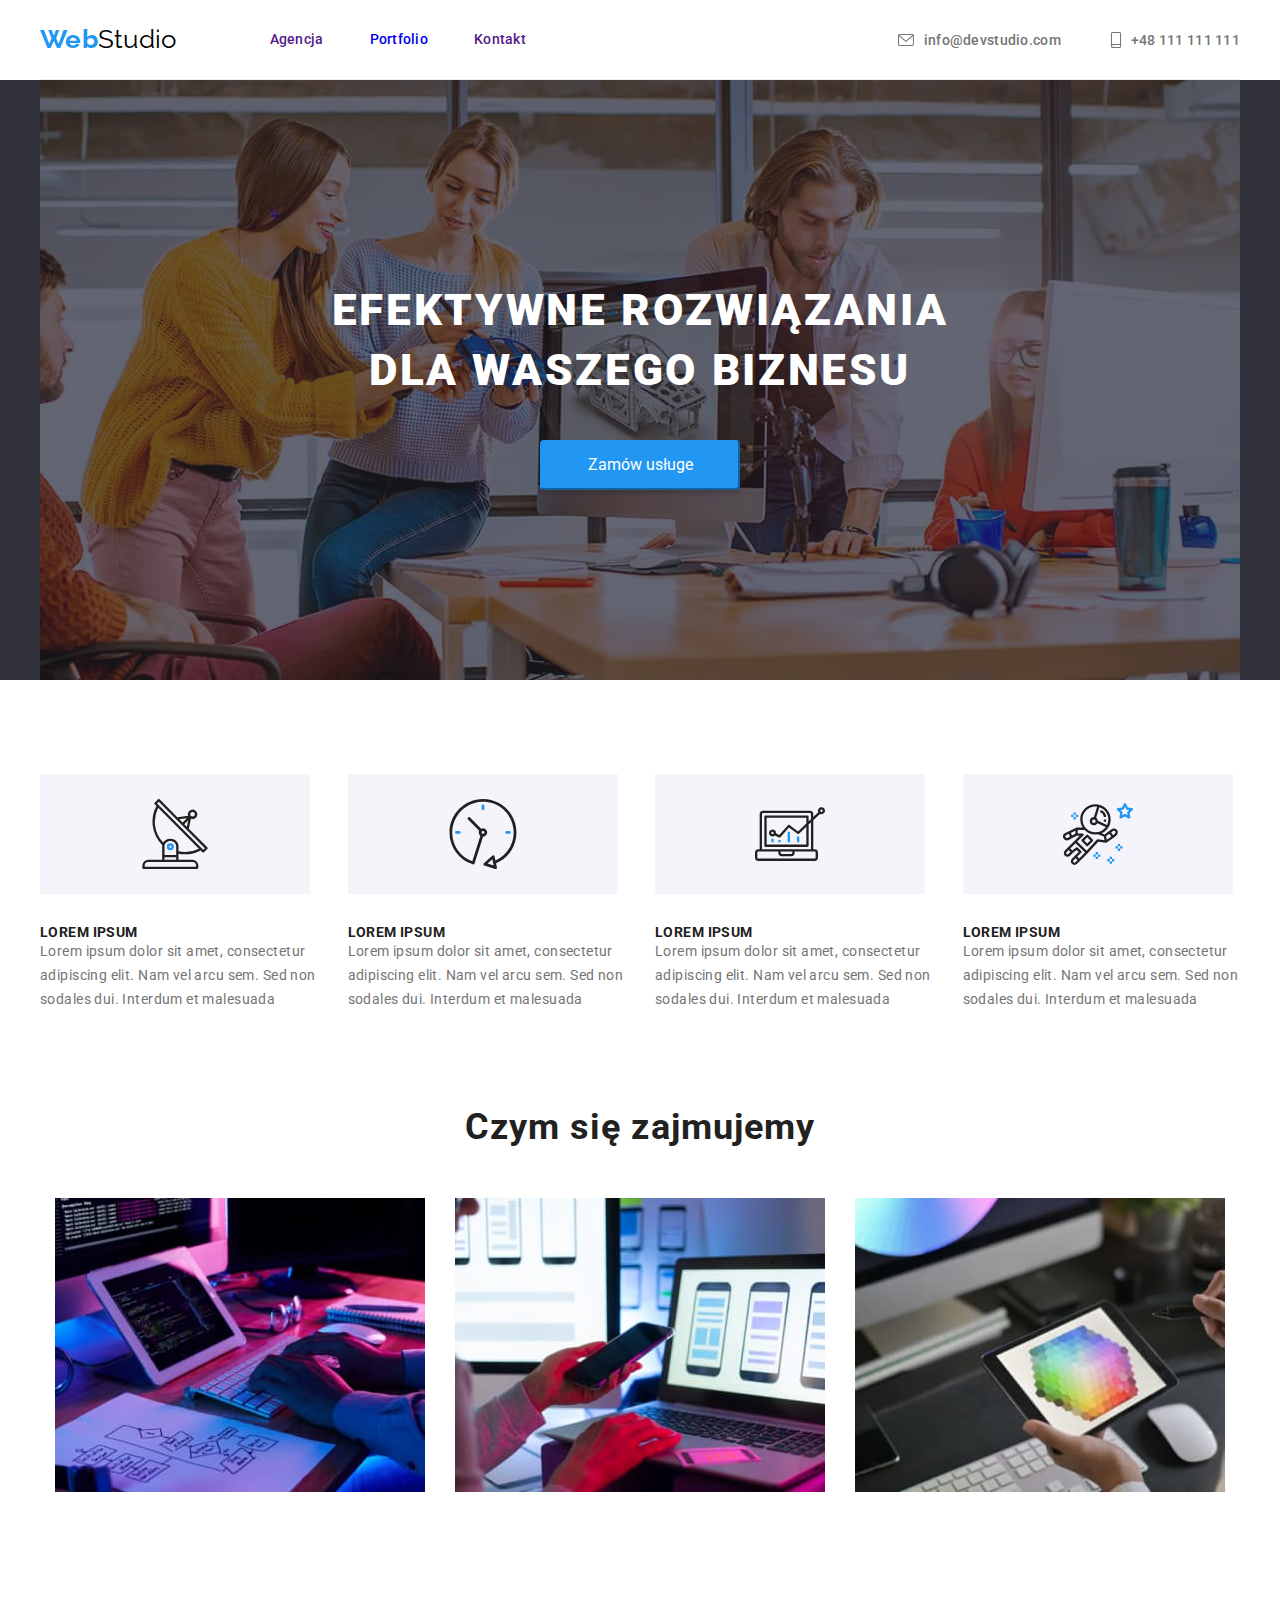
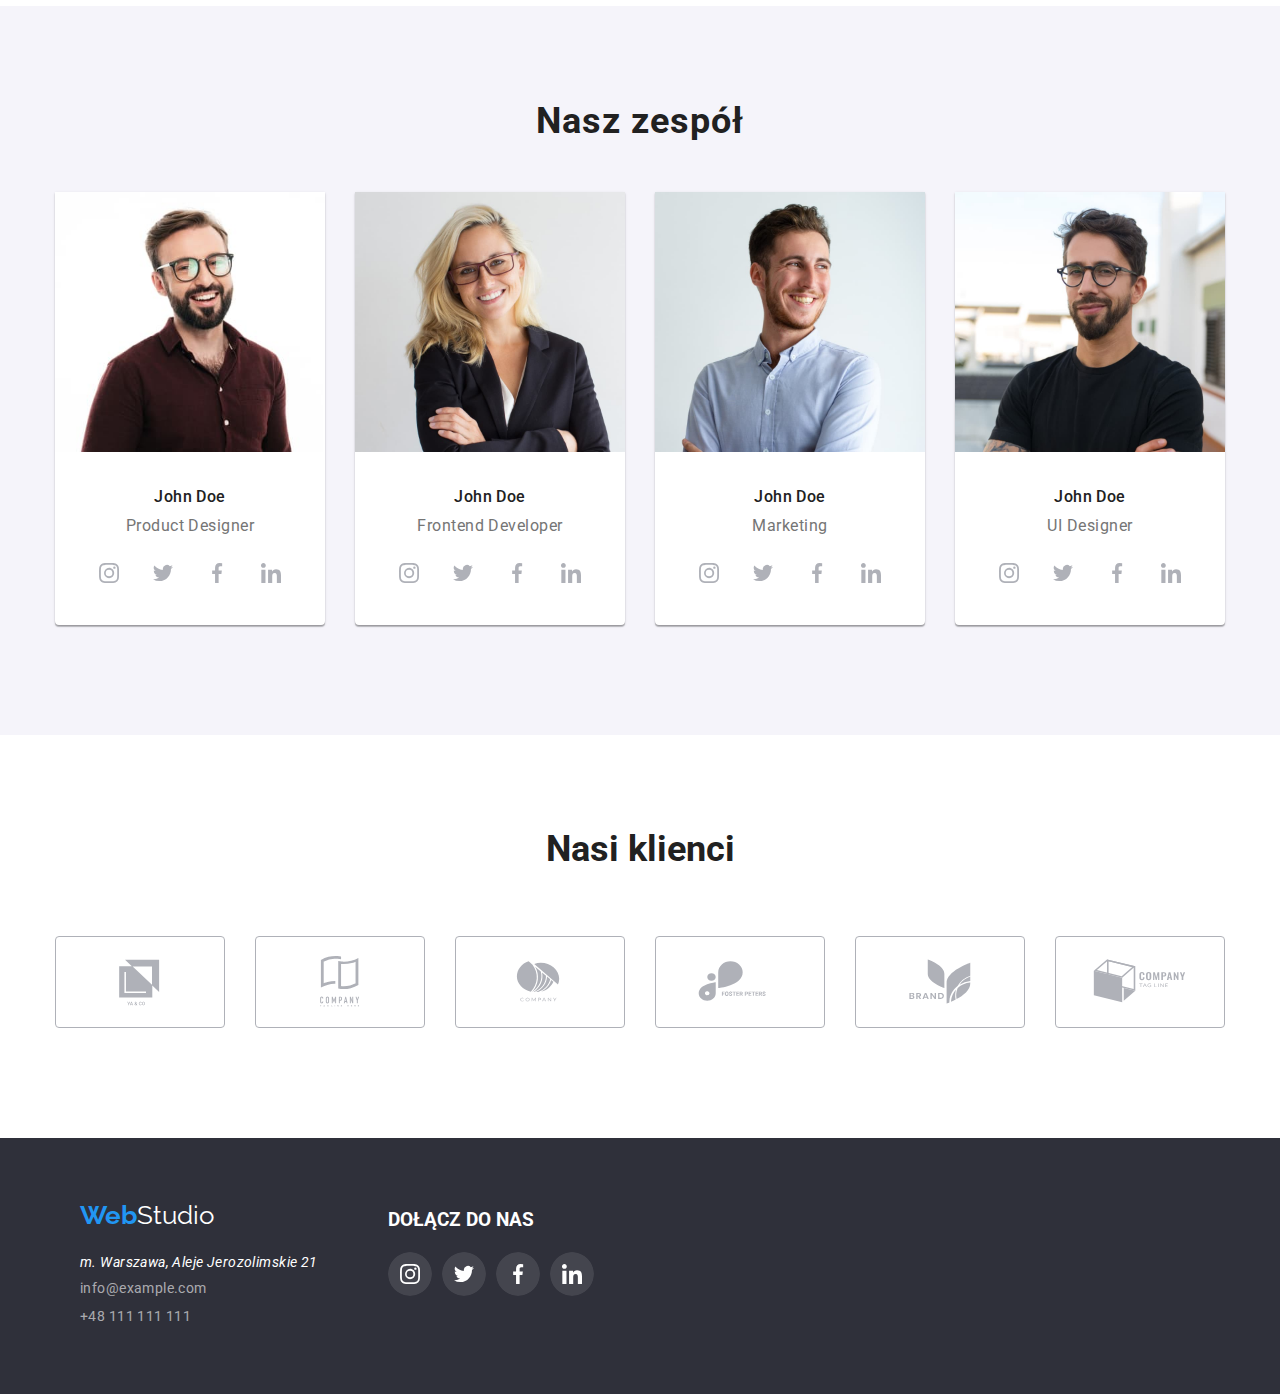
<file: index.html>
<!DOCTYPE html>
<html lang="pl">
    <head>
        <link rel="preconnect" href="https://fonts.googleapis.com">
        <link rel="preconnect" href="https://fonts.gstatic.com" crossorigin>
        <link
            href="https://fonts.googleapis.com/css2?family=Oleo+Script&family=Raleway:wght@700&family=Roboto:wght@400;500;700;900&display=swap"
            rel="stylesheet">
        <title>goit-markup-hw-04</title>    
        <meta charset="utf-8"/>
        <link rel="stylesheet" href="./css/modern-normalize.min.css" />
        <link rel="stylesheet" href="./css/styles.css" />
    </head>
    <body>
        <div class="header-box">
            <header class="header-main container">
                <nav>
                    <ul class="title-header">
                        <li class="header-link-name"><a class="title-name-header" href="./index.html"><span class="title-side-left">Web</span><span class="title-side-right">Studio</span></a></li>
                        <li class="header-link"><a class="link-active-color" href="">Agencja</a></li>
                        <li class="header-link"><a class="link-active-color" href="./portfolio.html">Portfolio</a></li>
                        <li class="header-link"><a class="link-active-color" href="">Kontakt</a></li>
                    </ul>
                </nav>
                <div>
                    
                    <ul class="header-contacts">
                        <li class="header-link-contact">
                            <svg class="icons-svg-header-mail">
                                <use href="./images/icons.svg#icon-envelope"></use>
                            </svg>
                            <a class="mail-header link-active-color" href="mailto:info@devstudio.com">info@devstudio.com</a></li>
                        <li class="header-link-contact">
                            <svg class="icons-svg-header-phone">
                                <use href="./images/icons.svg#icon-smartphone"></use>
                            </svg>
                            <a class="tel-header link-active-color" href="tel:+48111111111">+48 111 111 111</a></li>
                    </ul>
                </div>
            </header>
        </div>
        <main class="">
            <div class="main-top-box">
                <section class="main-top-background main-top-background-opacity container">
                    
                    <div class="text-mainpage-box">
                        <h1 class="text-mainpage">EFEKTYWNE ROZWIĄZANIA DLA WASZEGO BIZNESU </h1>
                    </div>
                    <div class="button-mainpage-box">
                        <button class="button-mainpage" type="button">Zamów usługe</button>
                    </div>
                </section>
            </div>
            <div class="section article-mainpage-container container">
                <article  class="article-mainpage">
                    <ul class="article-mainpage-box">
                        <li class="article-mainpage-list">
                            <div class="article-mainpage-list-box">
                                <svg class="article-mainpage-list-box-images">
                                    <use href="./images/icons.svg#icon-antenna-1"></use>
                                </svg>
                            </div>
                            <h3>LOREM IPSUM</h3>
                            <p>Lorem ipsum dolor sit amet, consectetur adipiscing elit. Nam vel arcu sem. Sed non sodales dui. Interdum et malesuada</p>
                        </li>
                        <li class="article-mainpage-list">
                            <div class="article-mainpage-list-box">
                                <svg class="article-mainpage-list-box-images">
                                    <use href="./images/icons.svg#icon-clock-1"></use>
                                </svg>
                            </div>
                            <h3>LOREM IPSUM</h3>
                            <p>Lorem ipsum dolor sit amet, consectetur adipiscing elit. Nam vel arcu sem. Sed non sodales dui. Interdum et malesuada</p>
                        </li>
                        <li class="article-mainpage-list">
                            <div class="article-mainpage-list-box">
                                <svg class="article-mainpage-list-box-images">
                                    <use href="./images/icons.svg#icon-diagram-1"></use>
                                </svg>
                            </div>
                            <h3>LOREM IPSUM</h3>
                            <p>Lorem ipsum dolor sit amet, consectetur adipiscing elit. Nam vel arcu sem. Sed non sodales dui. Interdum et malesuada</p>
                        </li>
                        <li class="article-mainpage-list">
                            <div class="article-mainpage-list-box">
                                <svg class="article-mainpage-list-box-images">
                                    <use href="./images/icons.svg#icon-astronaut-1"></use>
                                </svg>
                            </div>
                            <h3>LOREM IPSUM</h3>
                            <p>Lorem ipsum dolor sit amet, consectetur adipiscing elit. Nam vel arcu sem. Sed non sodales dui. Interdum et malesuada</p>
                        </li>
                    </ul>
                </article>
                <section class="main-central container">
                    <h2>Czym się zajmujemy</h2>
                    <ul class="main-central-img-box">
                        <li class="main-central-img-list"><img 
                            class="main-central-img-1"
                            src="images/article-coding.jpg"
                            alt="Pisanie kodu oprogramowania na tablecie za pomocą klawiatury"
                            width="370"
                            height="294"
                            />
                        </li>
                        <li class="main-central-img-list"><img 
                            class="main-central-img-2"
                            src="images/article-configuring.jpg"
                            alt="Konfiguracja telefonu za pomocą laptopa"
                            width="370"
                            height="294"
                            />
                        </li>
                        <li class="main-central-img-list"><img 
                            class="main-central-img-3"
                            src="images/article-colorpalette.jpg"
                            alt="Paleta kolorów wyświetlana na tablecie"
                            width="370"
                            height="294"
                            />
                        </li>
                    </ul>
                </section>
            </div>
            <div class="main-bottom-container section">
                <section class="main-bottom container">
                    <h2>Nasz zespół</h2>
                    <ul class="main-bottom-box">
                        <li class="main-bottom-list">
                            <Figure class="main-bottom-figure">
                                <img                                
                                src="images/johndoe-productdesigner.jpg"
                                alt="Pracownik w brazowej koszuli"
                                width="270"
                                height="260"
                                />
                                <figcaption class="main-bottom-list-figcaption">
                                    <h3>John Doe</h3>
                                    <p>Product Designer</p>
                                </figcaption>
                            </Figure>  
                            <ul class="main-bottom-list-container">
                                <li class="main-bottom-list-container-list">
                                    <svg class="main-bottom-list-container-icon">
                                        <use href="./images/icons.svg#icon-instagram"></use>
                                    </svg>
                                    <a class="" href=""></a>
                                </li>
                                <li class="main-bottom-list-container-list">
                                    <svg class="main-bottom-list-container-icon">
                                        <use href="./images/icons.svg#icon-twitter"></use>
                                    </svg>
                                    <a class="" href=""></a>
                                </li>
                                <li class="main-bottom-list-container-list">
                                    <svg class="main-bottom-list-container-icon">
                                        <use href="./images/icons.svg#icon-facebook"></use>
                                    </svg>
                                    <a class="" href=""></a>
                                </li>
                                <li class="main-bottom-list-container-list">
                                    <svg class="main-bottom-list-container-icon">
                                        <use href="./images/icons.svg#icon-linkedin"></use>
                                    </svg>
                                    <a class="" href=""></a>
                                </li>
                            </ul>
                        </li>
                        <li class="main-bottom-list">
                            <Figure class="main-bottom-figure">
                                <img
                                src="images/johndoe-frontenddeveloper.jpg"
                                alt="Zdrowa koza"
                                width="270"
                                height="260"
                                />
                                <figcaption class="main-bottom-list-figcaption">
                                    <h3>John Doe</h3>
                                    <p>Frontend Developer</p>
                                </figcaption>
                            </Figure>
                            <ul class="main-bottom-list-container">
                                <li class="main-bottom-list-container-list">
                                    <svg class="main-bottom-list-container-icon">
                                        <use href="./images/icons.svg#icon-instagram"></use>
                                    </svg>
                                    <a class="" href=""></a>
                                </li>
                                <li class="main-bottom-list-container-list">
                                    <svg class="main-bottom-list-container-icon">
                                        <use href="./images/icons.svg#icon-twitter"></use>
                                    </svg>
                                    <a class="" href=""></a>
                                </li>
                                <li class="main-bottom-list-container-list">
                                    <svg class="main-bottom-list-container-icon">
                                        <use href="./images/icons.svg#icon-facebook"></use>
                                    </svg>
                                    <a class="" href=""></a>
                                </li>
                                <li class="main-bottom-list-container-list">
                                    <svg class="main-bottom-list-container-icon">
                                        <use href="./images/icons.svg#icon-linkedin"></use>
                                    </svg>
                                    <a class="" href=""></a>
                                </li>
                            </ul>
                        </li>
                        <li class="main-bottom-list">
                            <Figure class="main-bottom-figure">
                                <img
                                src="images/johndoe-marketing.jpg"
                                alt="Pracownik w białej koszuli"
                                width="270"
                                height="260"
                                />
                                <figcaption class="main-bottom-list-figcaption">
                                    <h3>John Doe</h3>
                                    <p>Marketing</p>
                                </figcaption>
                            </Figure>
                            <ul class="main-bottom-list-container">
                                <li class="main-bottom-list-container-list">
                                    <svg class="main-bottom-list-container-icon">
                                        <use href="./images/icons.svg#icon-instagram"></use>
                                    </svg>
                                    <a class="" href=""></a>
                                </li>
                                <li class="main-bottom-list-container-list">
                                    <svg class="main-bottom-list-container-icon">
                                        <use href="./images/icons.svg#icon-twitter"></use>
                                    </svg>
                                    <a class="" href=""></a>
                                </li>
                                <li class="main-bottom-list-container-list">
                                    <svg class="main-bottom-list-container-icon">
                                        <use href="./images/icons.svg#icon-facebook"></use>
                                    </svg>
                                    <a class="" href=""></a>
                                </li>
                                <li class="main-bottom-list-container-list">
                                    <svg class="main-bottom-list-container-icon">
                                        <use href="./images/icons.svg#icon-linkedin"></use>
                                    </svg>
                                    <a class="" href=""></a>
                                </li>
                            </ul>
                        </li>
                        <li class="main-bottom-list">
                            <Figure class="main-bottom-figure">
                                <img
                                src="images/johndoe-uidesigner.jpg"
                                alt="Pracownik w czarnej koszulce"
                                width="270"
                                height="260"
                                />
                                <figcaption class="main-bottom-list-figcaption">
                                    <h3>John Doe</h3>
                                    <p>UI Designer</p>
                                </figcaption>
                            </Figure>
                            <ul class="main-bottom-list-container">
                                <li class="main-bottom-list-container-list">
                                    <svg class="main-bottom-list-container-icon">
                                        <use href="./images/icons.svg#icon-instagram"></use>
                                    </svg>
                                    <a class="" href=""></a>
                                </li>
                                <li class="main-bottom-list-container-list">
                                    <svg class="main-bottom-list-container-icon">
                                        <use href="./images/icons.svg#icon-twitter"></use>
                                    </svg>
                                    <a class="" href=""></a>
                                </li>
                                <li class="main-bottom-list-container-list">
                                    <svg class="main-bottom-list-container-icon">
                                        <use href="./images/icons.svg#icon-facebook"></use>
                                    </svg>
                                    <a class="" href=""></a>
                                </li>
                                <li class="main-bottom-list-container-list">
                                    <svg class="main-bottom-list-container-icon">
                                        <use href="./images/icons.svg#icon-linkedin"></use>
                                    </svg>
                                    <a class="" href=""></a>
                                </li>
                            </ul>
                        </li>
                    </ul>
                </section>
            </div>
            <div class="main-bottom-team section container">
                <h2>Nasi klienci</h2>
                <ul class="main-bottom-team-box">
                    <li class="main-bottom-team-list">
                        <svg class="main-bottom-team-icon">
                            <use href="./images/icons.svg#icon-yaco"></use>
                        </svg>
                        <a class="main-bottom-team-link" href=""></a>
                        
                    </li>
                    <li class="main-bottom-team-list">
                        <svg class="main-bottom-team-icon">
                            <use href="./images/icons.svg#icon-tagline"></use>
                        </svg>
                        <a class="main-bottom-team-link" href=""></a>
                    </li>
                    <li class="main-bottom-team-list">
                        <svg class="main-bottom-team-icon">
                            <use href="./images/icons.svg#icon-company"></use>
                        </svg>
                        <a class="main-bottom-team-link" href=""></a>
                    </li>
                    <li class="main-bottom-team-list">
                        <svg class="main-bottom-team-icon">
                            <use href="./images/icons.svg#icon-foster"></use>
                        </svg>
                        <a class="main-bottom-team-link" href=""></a>
                    </li>
                    <li class="main-bottom-team-list">
                        <svg class="main-bottom-team-icon">
                            <use href="./images/icons.svg#icon-brand"></use>
                        </svg>
                        <a class="main-bottom-team-link" href=""></a>
                    </li>
                    <li class="main-bottom-team-list">
                        <svg class="main-bottom-team-icon">
                            <use href="./images/icons.svg#icon-companytag"></use>
                        </svg>
                        <a class="main-bottom-team-link" href=""></a>
                    </li>
                </ul>
            </div>
        </main>
        <div class="footer-box">
            <footer class="footer-main container">
                <ul class="footer-list">
                    <li class="footer-link-name"><a class="title-name-footer" href="./index.html"><span class="title-side-left">Web</span><span class="title-side-right-footer">Studio</span></a></li>
                    <li class="footer-link"><address class="address-footer">m. Warszawa, Aleje Jerozolimskie 21</address></li>
                    <li class="footer-link"><a class="mail-footer link-active-color" href="mailto:info@example.com">info@example.com</a></li>
                    <li class="footer-link"><a class="tel-footer link-active-color" href="tel:+48111111111">+48 111 111 111</a></li>
                </ul>
                <div class="footer-icon-box">
                    <h3>DOŁĄCZ DO NAS</h3>
                    <ul class="main-footer-list-box">
                        <li class="main-footer-list-box-list">
                            <svg class="main-footer-list-box-icon">
                                <use href="./images/icons.svg#icon-instagram"></use>
                            </svg>
                            <a class="" href=""></a>
                        </li>
                        <li class="main-footer-list-box-list">
                            <svg class="main-footer-list-box-icon">
                                <use href="./images/icons.svg#icon-twitter"></use>
                            </svg>
                            <a class="" href=""></a>
                        </li>
                        <li class="main-footer-list-box-list">
                            <svg class="main-footer-list-box-icon">
                                <use href="./images/icons.svg#icon-facebook"></use>
                            </svg>
                            <a class="" href=""></a>
                        </li>
                        <li class="main-footer-list-box-list">
                            <svg class="main-footer-list-box-icon">
                                <use href="./images/icons.svg#icon-linkedin"></use>
                            </svg>
                            <a class="" href=""></a>
                        </li>
                    </ul>
                </div>

            </footer>
        </div>
    </body>
</file>
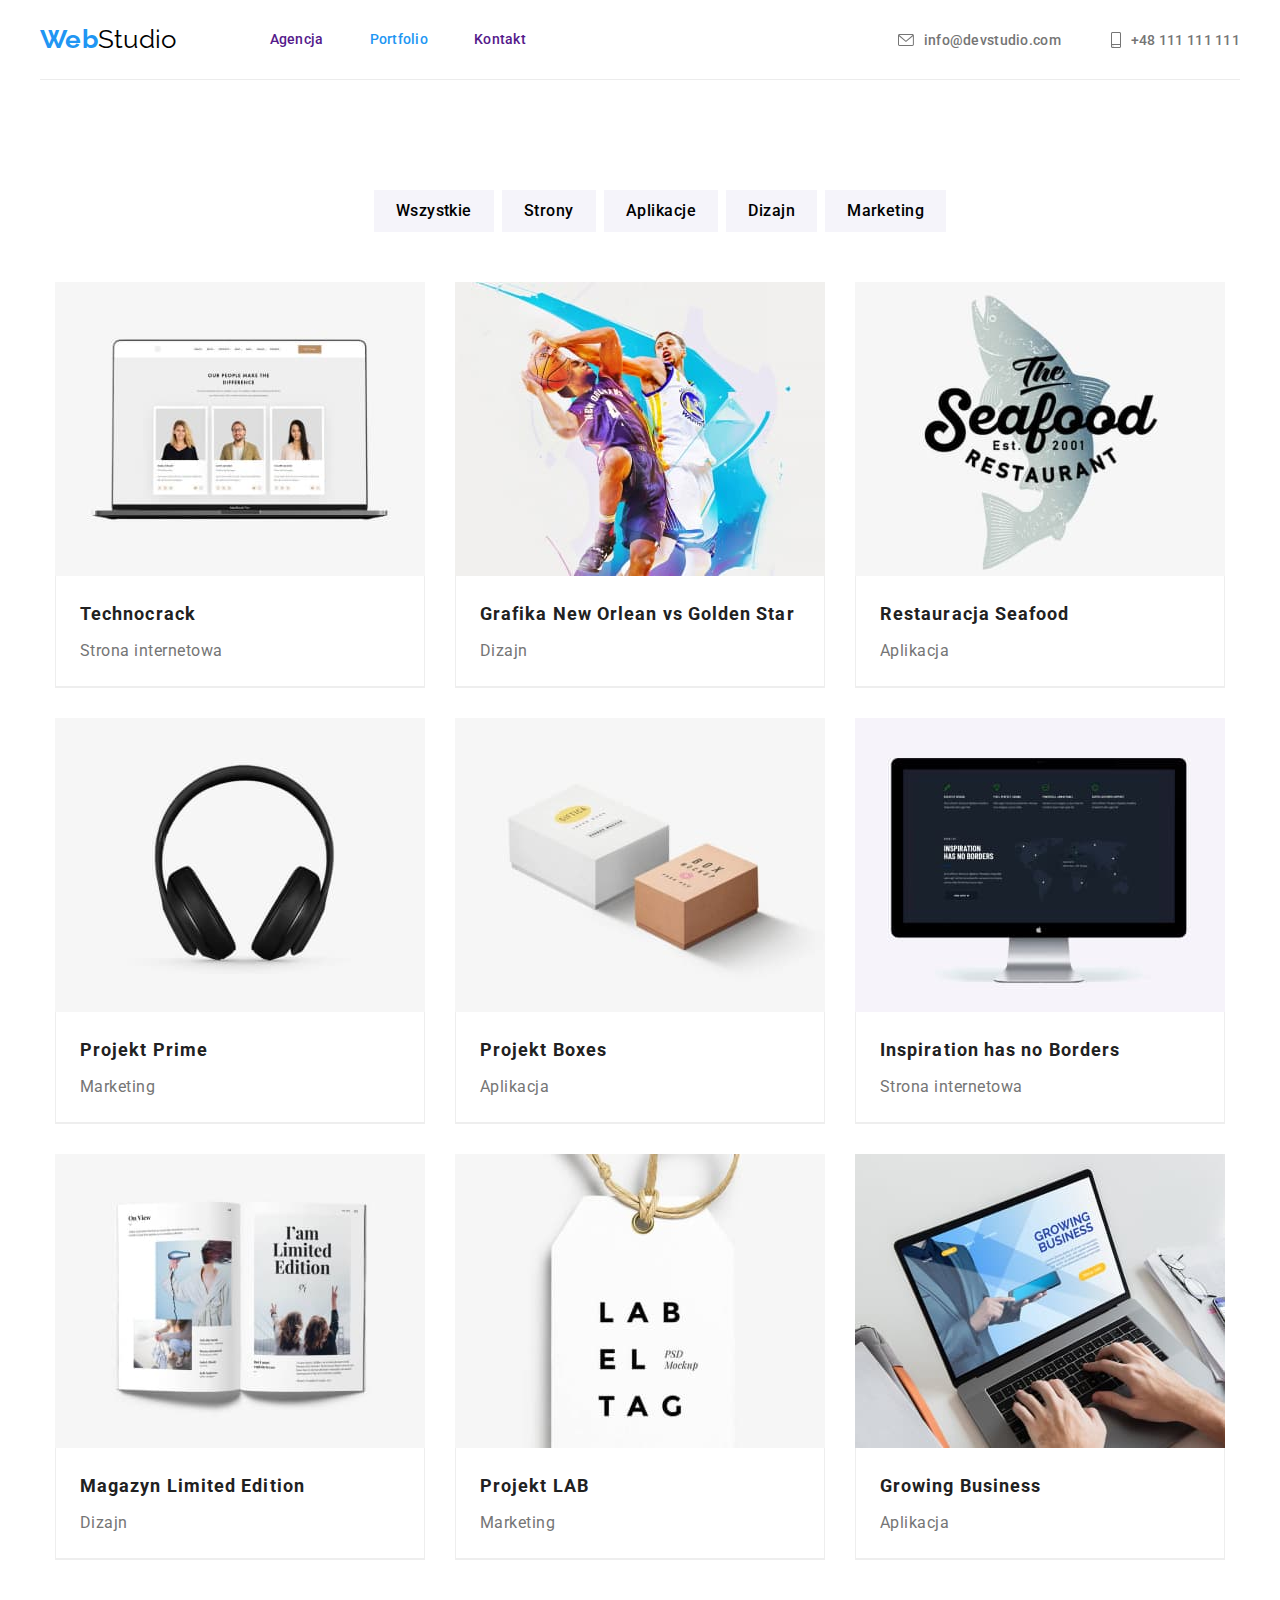
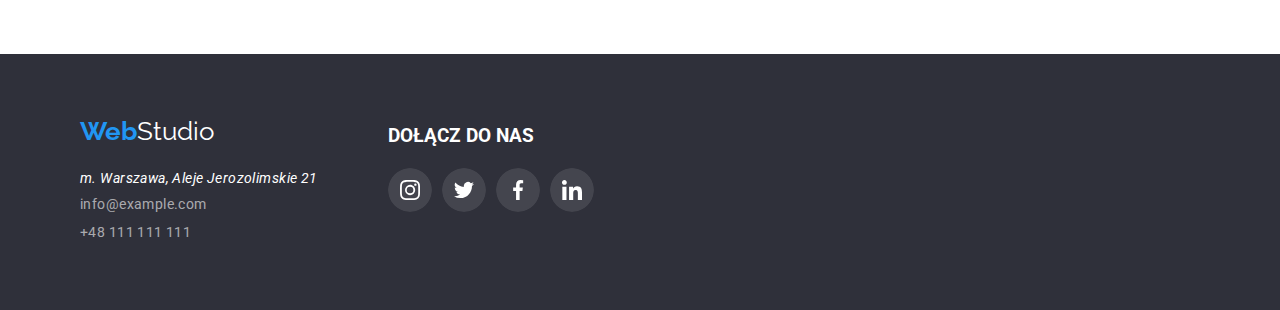
<file: portfolio.html>
<!DOCTYPE html>
<html lang="pl">
<head>
    <link rel="preconnect" href="https://fonts.googleapis.com">
    <link rel="preconnect" href="https://fonts.gstatic.com" crossorigin>
    <link
        href="https://fonts.googleapis.com/css2?family=Oleo+Script&family=Raleway:wght@700&family=Roboto:wght@400;500;700;900&display=swap"
        rel="stylesheet">
    <title>goit-markup-hw-04</title>
    <meta charset="utf-8" />
    <link rel="stylesheet" href="./css/modern-normalize.min.css" />
    <link rel="stylesheet" href="./css/styles.css" />
</head>
    <body>
        <div class="header-box">
            <header class="header-main container">
                <nav>
                    <ul class="title-header">
                        <li class="header-link-name"><a class="title-name-header" href="./index.html"><span
                                    class="title-side-left">Web</span><span class="title-side-right">Studio</span></a></li>
                        <li class="header-link"><a class="link-active-color" href="">Agencja</a></li>
                        <li class="header-link"><a class="link-active-color active-page-color-highlighting" href="./portfolio.html">Portfolio</a></li>
                        <li class="header-link"><a class="link-active-color" href="">Kontakt</a></li>
                    </ul>
                </nav>
                <div>
        
                    <ul class="header-contacts">
                        <li class="header-link-contact">
                            <svg class="icons-svg-header-mail">
                                <use href="./images/icons.svg#icon-envelope"></use>
                            </svg>
                            <a class="mail-header link-active-color" href="mailto:info@devstudio.com">info@devstudio.com</a>
                        </li>
                        <li class="header-link-contact">
                            <svg class="icons-svg-header-phone">
                                <use href="./images/icons.svg#icon-smartphone"></use>
                            </svg>
                            <a class="tel-header link-active-color" href="tel:+48111111111">+48 111 111 111</a>
                        </li>
                    </ul>
                </div>
            </header>
        </div>
        <main class="container section">
            <div class="portfolio-button-box">
                <ul class="button-portfolio">
                    <li class="portfolio-button-list"><button class="portfolio-button-list-box" type="button">Wszystkie</button></li>
                    <li class="portfolio-button-list"><button class="portfolio-button-list-box" type="button">Strony</button></li>
                    <li class="portfolio-button-list"><button class="portfolio-button-list-box" type="button">Aplikacje</button></li>
                    <li class="portfolio-button-list"><button class="portfolio-button-list-box" type="button">Dizajn</button></li>
                    <li class="portfolio-button-list"><button class="portfolio-button-list-box" type="button">Marketing</button></li>
                </ul>
            </div>
            <section class="portfolio-central">
                <ul class="portfolio-central-images">
                    <li class="portfolio-central-images-list">
                        <figure>
                            <img 
                            class="portfolio-central-image-image"
                            src="images/portfolio-technocrack.jpg"
                            alt="Otwarty laptop wyświetlający zdjęcia osób"
                            width="370"
                            height="294"
                            />
                            <figcaption>
                                <h3>Technocrack</h3>
                                <p>Strona internetowa</p>
                            </figcaption>
                        </figure>    
                    </li>
                    <li class="portfolio-central-images-list">
                        <figure>
                            <img
                            src="images/portfolio-neworleanvsgoldenstar.jpg"
                            alt="Dwoje koszukarzy w białej i fioletowej koszulce"
                            width="370"
                            height="294"
                            />
                            <figcaption>
                                <h3>Grafika New Orlean vs Golden Star</h3>
                                <p>Dizajn</p>
                            </figcaption>
                        </Figure>    
                    </li>
                    <li class="portfolio-central-images-list">
                        <Figure>
                            <img
                            src="images/portfolio-restaurantseafood.jpg"
                            alt="Logo restauracji seafood z ryba w tle"
                            width="370"
                            height="294"
                            />
                            <figcaption>
                                <h3>Restauracja Seafood</h3>
                                <p>Aplikacja</p>
                            </figcaption>
                        </Figure>    
                    </li>
                    <li class="portfolio-central-images-list">
                        <Figure>
                            <img
                            src="images/portfolio-projectprime.jpg"
                            alt="Czarne nauszne słuchawki"
                            width="370"
                            height="294"
                            />
                            <figcaption>
                                <h3>Projekt Prime</h3>
                                <p>Marketing</p>
                            </figcaption>
                        </Figure>    
                    </li>
                    <li class="portfolio-central-images-list">
                        <Figure>
                            <img
                            src="images/portfolio-projectboxes.jpg"
                            alt="Otwarty laptop wyświetlający zdjęcia osób"
                            width="370"
                            height="294"
                            />
                            <figcaption>
                                <h3>Projekt Boxes</h3>
                                <p>Aplikacja</p>
                            </figcaption>
                        </Figure>    
                    </li>
                    <li class="portfolio-central-images-list">
                        <Figure>
                            <img
                            src="images/portfolio-inspirationhasnoborders.jpg"
                            alt="Monitor z mapą na ciemnym tle"
                            width="370"
                            height="294"
                            />
                            <figcaption>
                                <h3>Inspiration has no Borders</h3>
                                <p>Strona internetowa</p>
                            </figcaption>
                        </Figure>    
                    </li>
                    <li class="portfolio-central-images-list">
                        <Figure>
                            <img
                            src="images/portfolio-magazinlimitededition.jpg"
                            alt="Otwarte czasopismo z damskimi sprawami"
                            width="370"
                            height="294"
                            />
                            <figcaption>
                                <h3>Magazyn Limited Edition</h3>
                                <p>Dizajn</p>
                            </figcaption>
                        </Figure>    
                    </li>
                    <li class="portfolio-central-images-list">
                        <Figure>
                            <img
                            src="images/portfolio-projectlab.jpg"
                            alt="Biała zawieszka z napisem lab el tag"
                            width="370"
                            height="294"
                            />
                            <figcaption>
                                <h3>Projekt LAB</h3>
                                <p>Marketing</p>
                            </figcaption>
                        </Figure>    
                    </li>
                    <li class="portfolio-central-images-list">
                        <Figure>
                            <img
                            src="images/portfolio-growingbusiness.jpg"
                            alt="Otwarty laptop wyświetlający zdjęcia osób"
                            width="370"
                            height="294"
                            />
                            <figcaption>
                                <h3>Growing Business</h3>
                                <p>Aplikacja</p>
                            </figcaption>
                        </Figure>    
                    </li>
                    
                </ul>
            </section>
        </main>
        <div class="footer-box">
            <footer class="footer-main container">
                <ul class="footer-list">
                    <li class="footer-link-name"><a class="title-name-footer" href="./index.html"><span
                                class="title-side-left">Web</span><span class="title-side-right-footer">Studio</span></a></li>
                    <li class="footer-link">
                        <address class="address-footer">m. Warszawa, Aleje Jerozolimskie 21</address>
                    </li>
                    <li class="footer-link"><a class="mail-footer link-active-color"
                            href="mailto:info@example.com">info@example.com</a></li>
                    <li class="footer-link"><a class="tel-footer link-active-color" href="tel:+48111111111">+48 111 111 111</a>
                    </li>
                </ul>
                <div class="footer-icon-box">
                    <h3>DOŁĄCZ DO NAS</h3>
                    <ul class="main-footer-list-box">
                        <li class="main-footer-list-box-list">
                            <svg class="main-footer-list-box-icon">
                                <use href="./images/icons.svg#icon-instagram"></use>
                            </svg>
                            <a class="" href=""></a>
                        </li>
                        <li class="main-footer-list-box-list">
                            <svg class="main-footer-list-box-icon">
                                <use href="./images/icons.svg#icon-twitter"></use>
                            </svg>
                            <a class="" href=""></a>
                        </li>
                        <li class="main-footer-list-box-list">
                            <svg class="main-footer-list-box-icon">
                                <use href="./images/icons.svg#icon-facebook"></use>
                            </svg>
                            <a class="" href=""></a>
                        </li>
                        <li class="main-footer-list-box-list">
                            <svg class="main-footer-list-box-icon">
                                <use href="./images/icons.svg#icon-linkedin"></use>
                            </svg>
                            <a class="" href=""></a>
                        </li>
                    </ul>
                </div>
        
            </footer>
        </div>
    </body>
</file>
<file: css/styles.css>
:root {
    --brand-color-background-overall: #FFFFFF;
    --brand-color-font-overall: #212121;
    --brand-color-hover: #2196F3;
    --brand-color-hover-filter: invert(43%) sepia(53%) saturate(1652%) hue-rotate(184deg) brightness(101%) contrast(91%);
    --brand-color-background: #FFFFFF;
    --brand-color-titleleft: #2196F3;
    --brand-color-titleright: #000;
    --brand-color-titleright-footer: #FFFFFF;
    --brand-color-contact-header: #757575;
    --brand-color-address-footer: #FFFFFF;
    --brand-color-background-footer: #2F303A;
    --brand-color-contact-footer: rgba(255, 255, 255, 0.6);
    --brand-color-background-main-top: #2F303A;
    --brand-color-main-top-text: #FFFFFF;
    --brand-color-article-p: #757575;
    --brand-color-main-button-boxshadow: rgba(0, 0, 0, 0.15);
    --brand-color-main-bottom-background:#F5F4FA;
    --brand-color-port-button-background:#F5F4FA;
    --brand-color-port-button-hover:#FFFFFF;
    --brand-color-port-button-hover-boxshadow1: rgba(0, 0, 0, 0.1);
    --brand-color-port-button-hover-boxshadow2: rgba(0, 0, 0, 0.08);
    --brand-color-port-button-hover-boxshadow3: rgba(0, 0, 0, 0.12);
    --brand-color-port-central-border:#EEEEEE;
    --brand-color-header-border:#ECECEC;
    --brand-color-main-article-box-background: #F5F4FA;
    --brand-color-footer-icons-background:rgba(255, 255, 255, 0.1);
    --brand-color-button-mainpage:#FFFFFF;
    --brand-color-main-bottom-team-list-border:#AFB1B8;
    --brand-color-portfolio-central-border:1px solid #EEEEEE;
    --portfolio-central-images-list-box-shadow: 0px 1px 1px rgba(0, 0, 0, 0.12), 0px 4px 4px rgba(0, 0, 0, 0.06), 1px 4px 6px rgba(0, 0, 0, 0.16);
    --main-bottom-list-box-shadow:0px 1px 3px rgba(0, 0, 0, 0.12), 0px 1px 1px rgba(0, 0, 0, 0.14), 0px 2px 1px rgba(0, 0, 0, 0.2);
    
}
body {
    font-family: 'Roboto', sans-serif;
    background: var(--brand-color-background-overall);
    color:var(--brand-color-font-overall);
    
}
h1, h2, h3, p {
    margin: 0px;
}


.container {
    
    width: 1200px;
    margin: 0px auto;
    }
.section {
    padding-top: 94px;
    padding-bottom: 94px;
    
}
.header-box{
    display: block;
    background-color: var(--brand-color-background);    
}
.main-top-box {
    display: block;
    background-color: var(--brand-color-background-main-top);
}
.header-main {
    background-color: var(--brand-color-background);
    display:flex;
    justify-content: space-between;
    align-items: center;
    height: 80px;
    border-bottom: 1px solid var(--brand-color-header-border);
    
}
.title-header {
    display: flex;
    list-style: none;
    align-items: center;
    padding: 0px;
    
}
.title-name-header {
    text-decoration: none;
    
    
}
.header-link-name{
    margin-right: 93px;
}
.header-link {
    margin-right: 46px;
}
.header-link-contact {
    margin-left:50px;
    display: flex;
    align-items: center;
}
.title-side-left {
    font-family: 'Raleway', sans-serif;
    color: var(--brand-color-titleleft);
    font-size: 26px;
    font-weight: 700;
    line-height: 1.1738;
    letter-spacing: 3%;}

.title-side-right {
        font-family: 'Raleway', sans-serif;
        color: var(--brand-color-titleright);
        font-size: 26px;
        font-weight: 400;
        line-height: 1.383;
        letter-spacing: 3%;}
.title-side-right-footer {
        font-family: 'Raleway', sans-serif;
        color: var(--brand-color-titleright-footer);
        font-size: 26px;
        font-weight: 400;
        line-height: 1.383;
        letter-spacing: 3%;}
.title-header a {
        font-weight: 500;
        font-size: 14px;
        line-height: 1.1428;
        letter-spacing: 0.02em;
        
        text-decoration: none;
        }
.header-contacts {
    display: flex;
    list-style: none;
    
}
.icons-svg-header-mail {
    width:16px;
    height:12px;
    margin-right: 10px;
    cursor: pointer
}
.icons-svg-header-phone {
    width:10px;
    height:16px;
    margin-right: 10px;
    cursor: pointer
    
}
.header-link-contact:hover, .header-link-contact:focus-within {
    --color4: var(--brand-color-hover);
}
 .header-link-contact:hover a, .header-link-contact:focus-within a {
     color: var(--brand-color-hover);
   
}
/*.icons-svg-header-mail:hover, .icons-svg-header-phone:hover, .icons-svg-header-mail:focus, .icons-svg-header-phone:focus{
filter: var(--brand-color-hover-filter);
}
*/
.mail-header {
    text-decoration: none;
    font-weight: 500;
    font-size: 14px;
    line-height: 1.1428;
    letter-spacing: 0.02em;
    color: var(--brand-color-contact-header);
}
.tel-header {
        font-weight: 500;
        font-size: 14px;
        line-height: 1.1428;
        letter-spacing: 0.02em;
        text-decoration: none;
        color: var(--brand-color-contact-header);
}

.link-active-color:hover, .link-active-color:focus {
    color: var(--brand-color-hover);
}

.active-page-color-highlighting {
    color: var(--brand-color-hover);
}
 .footer-box {
     display: block;
     background-color: var(--brand-color-background-footer);
 }
.title-name-footer {
        text-decoration: none;
}
.address-footer {
        font-size: 14px;
        line-height: 1.1714;
        letter-spacing: 0.03em;
        color: var(--brand-color-address-footer);
}
.footer-main {
    display: flex;
        background-color: var(--brand-color-background-footer);
}
.footer-list {
    list-style: none;
    padding-top: 60px;
    padding-bottom: 60px;
    margin-top: 0px;
    margin-bottom: 0px;
    margin-right: 70px;
    
}
.footer-link-name {
    margin-bottom: 20px;
}
.footer-link {
    margin-bottom: 9px;
}
.tel-footer {
        font-size: 14px;
        line-height: 1.1714;
    text-decoration: none;
        letter-spacing: 0.03em;
        color: var(--brand-color-contact-footer);
}

.mail-footer {
        font-size: 14px;
        line-height: 1.1714;
        text-decoration: none;
        letter-spacing: 0.03em;
        color: var(--brand-color-contact-footer);
}
.footer-icon-box{
    padding-top: 72px;
    
}
.footer-icon-box h3 {
    size: 14px;
    color:var(--brand-color-background-overall);
    margin-bottom: 20px;
}
.main-footer-list-box {
    display: flex;
    align-items: center;
    justify-content: center;
    padding-left: 0px;
    gap: 10px;
    margin: 0px;
}

.main-footer-list-box-list {
    display: flex;
    --color5: var(--brand-color-footer-icons-background);
    --color3: var(--brand-color-background-overall);
}

.main-footer-list-box-icon {
    width: 44px;
    height: 44px;
    border-radius: 50%;
    cursor: pointer

}

.main-footer-list-box-list:hover,
.main-footer-list-box-list:focus-within {
    --color3: var(--brand-color-background-overall);
    --color5: var(--brand-color-hover);

}

.main-top-box {
    display: block;
        background-color: var(--brand-color-background-main-top);
}

.main-top-background {
    background-image: linear-gradient(
        0deg,
        rgba(47, 48, 58, 0.4) 0%,
        rgba(47, 48, 58, 0.4) 100%
        ),
        url("../images/peopleonmeeting.jpg");
        background-size: cover;
        max-width: 1600px;
        background-position: center;
        background-repeat: no-repeat;
    background-color: var(--brand-color-background-main-top);
        height: 600px;
        display: flex;
        flex-direction: column;
        align-items: center;

        
}

.text-mainpage-box {
    display: flex;
    padding-top: 200px;
    width: 696px;
    height: 120px;
    margin-bottom: 30px;
}
.text-mainpage {
        
        font-weight: 900;
        font-size: 44px;
        line-height: 1.364;
        text-align: center;
        letter-spacing: 0.06em;
        text-transform: uppercase;
        color: var(--brand-color-main-top-text);
        
}
.button-mainpage-box{
    display: flex;
    box-sizing:border-box ;
    margin-top: 130px;
    
    
    
}
.button-mainpage {
        cursor: pointer;
        background-color: var(--brand-color-hover);
        box-shadow: 0px 4px 4px var(--brand-color-main-button-boxshadow);
        border-radius: 4px;
        border-color: var(--brand-color-hover);
        width: 200px;
        height: 50px;
        color:var(--brand-color-button-mainpage);
       
        
}
.article-mainpage-container {
    display: block;
    background-color: var(--brand-color-background);
}
.article-mainpage{
margin-bottom: 94px;
}
.article-mainpage-box {
    display: flex;
    list-style: none;
    padding: 0px;
    margin: 0px;
    justify-content: center;
    gap: 30px;

}
.article-mainpage-list-box{
    display: flex;
    align-items: center;
    justify-content: center;
    width: 270px;
    height: 120px;
    background-color: var(--brand-color-main-article-box-background) ;
    margin-bottom: 30px;
  
}
.article-mainpage-list-box-images{
    width: 70px;
    height: 70px;
    
}
.article-mainpage h3 {
font-weight: 700;
    font-size: 14px;
    line-height: 1.1428;
    letter-spacing: 0.03em;
    text-transform: uppercase;
    
   
}

.article-mainpage p {
    font-size: 14px;
    line-height: 1.714;
    letter-spacing: 0.03em;
    color: var(--brand-color-article-p);
    
}
.main-central{
    background-color: var(--brand-color-background);
}

.main-central h2 {
        font-size: 36px;
        line-height: 1.167;
        text-align: center;
        letter-spacing: 0.03em;
        
}
.main-central-img-box{
    display: flex;
    list-style: none;
    margin-top: 50px;
    padding:0px;
    justify-content: center;
    gap: 30px;
}

.main-bottom-container {
    display: block;
    background-color: var(--brand-color-main-bottom-background);
}
.main-bottom {   
    display: flex;
    flex-direction: column;
        background-color: var(--brand-color-main-bottom-background);
        align-items: center;
}
.main-bottom-box {
    display: flex;
    list-style: none;
    justify-content: center;
    margin-top: 50px;
    gap: 30px;
    padding: 0px;
    
}
.main-bottom-figure {
    margin: 0;
    margin-bottom: 16px;
    
}

.main-bottom-list {
    display: flex;
    flex-direction: column;
    background-color: var(--brand-color-background-overall);
    box-shadow: var(--main-bottom-list-box-shadow);
        border-radius: 0px 0px 4px 4px;
}
.main-bottom-list-figcaption{
    margin-top: 30px;
    
}

.main-bottom h2 {

font-size: 36px;
line-height: 1.167;
text-align: center;
letter-spacing: 0.03em;

}
.main-bottom h3 {
        margin-bottom: 10px;
        font-weight: 500;
        font-size: 16px;
        line-height: 1.188;
        text-align: center;
        letter-spacing: 0.03em;
       
}
.main-bottom p {    
        font-size: 16px;
        line-height: 1.188;
            text-align: center;
        letter-spacing: 0.03em;
            color: var(--brand-color-article-p);
}
.main-bottom-list-container {
    display: flex;
    align-items: center;
    justify-content: center;
    padding-bottom: 30px;
    padding-left: 0px;
    gap: 10px;
}

.main-bottom-list-container-list {
    display: flex;
}

.main-bottom-list-container-icon {
    width: 44px;
    height: 44px;
    border-radius: 50%;
    cursor: pointer;
}

.main-bottom-list-container-list:hover,
.main-bottom-list-container-list:focus-within {
    --color3: var(--brand-color-background-overall);
    --color5: var(--brand-color-hover);
}

.main-bottom-team {
    display: flex;
    flex-direction:column;
    align-items: center;
    }
.main-bottom-team h2 {
    margin-bottom: 50px;
    font-size: 36px;
}
.main-bottom-team-box{
    display: flex;
    gap: 30px;
    padding: 0px;

}
.main-bottom-team-list {
    display: flex;
    width: 170px;
    height: 92px;
    border: 1px solid var(--brand-color-main-bottom-team-list-border);
    border-radius: 4px;
}

.main-bottom-team-link {
    display: flex;


}

.main-bottom-team-icon {
    padding-left: 32px;
    padding-right: 32px;
    object-fit: contain;
    max-width: 170px;
    max-height: 92px;
    cursor: pointer;
}

.main-bottom-team-list:hover,
.main-bottom-team-list:focus-within {
    border: 1px solid var(--brand-color-hover);
    border-radius: 4px;
    --color3: var(--brand-color-hover);

}
/*
.main-bottom-team-list {
    display: flex;
    width: 170px;
        height: 92px;
        border: 1px solid #AFB1B8;
            border-radius: 4px;

}
.main-bottom-team-list:hover, .main-bottom-team-list:focus{
    border: 1px solid var(--brand-color-hover);
}
.main-bottom-team-list-icons{
padding-left: 32px;
padding-right: 32px;
object-fit: contain;
}
.main-bottom-team-list-icons:hover, .main-bottom-team-list-icons:focus{
    --color3: var(--brand-color-hover);
}
/*.main-bottom li {
    background-color: var(--brand-color-background);
}*/
.portfolio-button-box{
    margin-bottom: 50px;
}
.button-portfolio {
    display: flex;
    list-style: none;
    justify-content: center;
    gap: 8px;

}
.button-portfolio button {
    cursor: pointer;
    background-color: var(--brand-color-port-button-background);
    border:none;
    font-weight: 500;
    font-size: 16px;
    line-height: 1.625;
    text-align: center;
    letter-spacing: 0.03em;
    
    
       
}

.portfolio-button-list-box {
    padding: 8px 22px;
    margin: 0px;
}
.button-portfolio button:hover,.button-portfolio button:focus {
    background-color: var(--brand-color-hover);
    color: var(--brand-color-port-button-hover);
            box-shadow: 0px 3px 1px var(--brand-color-port-button-hover-boxshadow1), 0px 1px 2px var(--brand-color-port-button-hover-boxshadow2), 0px 2px 2px var(--brand-color-port-button-hover-boxshadow3);
        border-radius: 4px;
}
.portfolio-central-images{
    display: flex;
    list-style: none;
    flex-wrap: wrap;
    gap:30px;
    padding: 0px;
    justify-content: center;
    margin: 0px;
}

.portfolio-central-images-list{
flex-basis: calc((100% - 2 * 30px) / 3);
max-width: 370px;
    cursor: pointer;
}
.portfolio-central-images-list:hover, .portfolio-central-images-list:focus{
    box-shadow: var(--portfolio-central-images-list-box-shadow);
}
.portfolio-central figure {
    display: flex;
    flex-direction: column;
    margin: 0px;
    }
.portfolio-central figcaption {
    padding:20px 24px;
    border-right: var(--brand-color-portfolio-central-border);
    border-bottom: var(--brand-color-portfolio-central-border);
    border-left: var(--brand-color-portfolio-central-border);
}.portfolio-central li {
    background-color: var(--brand-color-background);
    border-bottom: 1px solid var(--brand-color-port-central-border);
}
.portfolio-central h3 {
    font-size: 18px;
    line-height: 2;
    letter-spacing: 0.06em;
    margin-bottom: 4px;
    
}
.portfolio-central p {
    font-size: 16px;
    line-height: 1.875;
    letter-spacing: 0.03em;
    color: var(--brand-color-article-p);
    
}
</file>
